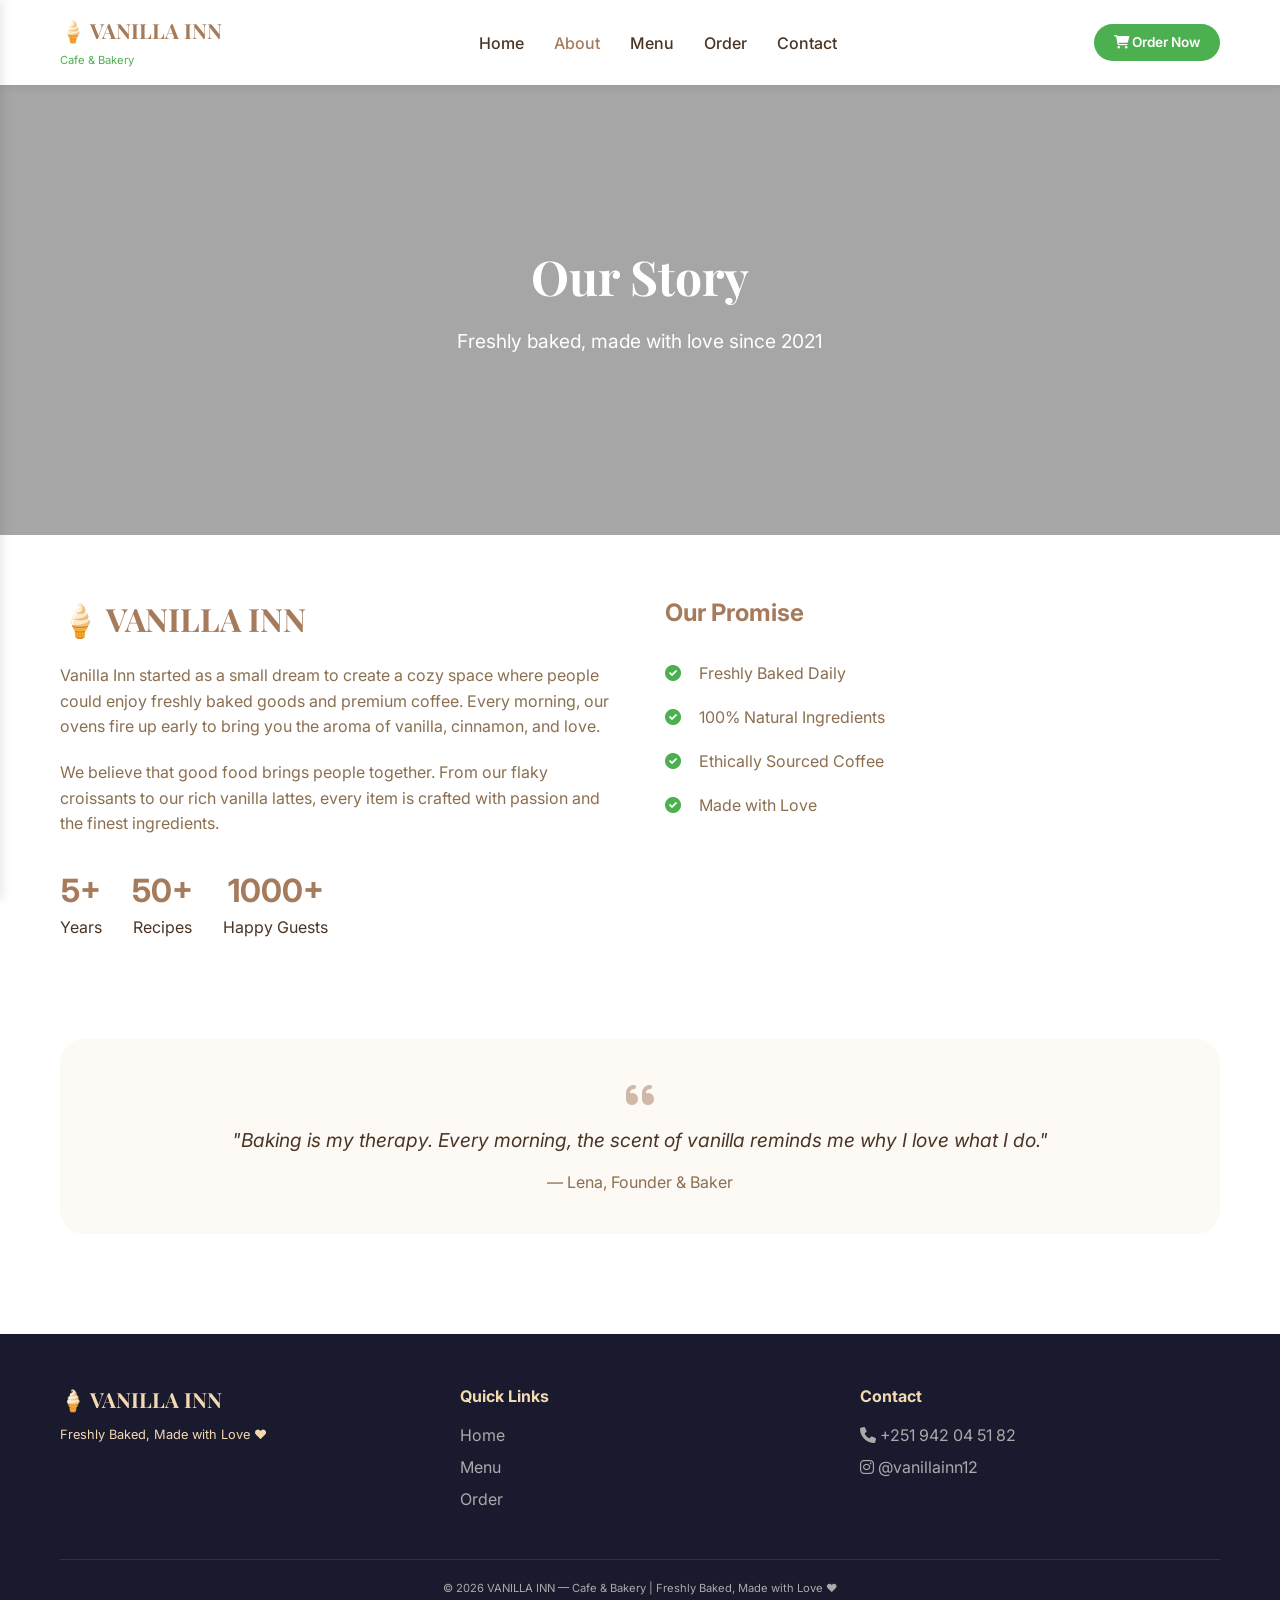
<file: about.html>
<!DOCTYPE html>
<html lang="en">
<head>
    <meta charset="UTF-8">
    <meta name="viewport" content="width=device-width, initial-scale=1.0">
    <title>About | VANILLA INN | Cafe & Bakery</title>
    <link href="https://fonts.googleapis.com/css2?family=Inter:wght@300;400;500;600;700&family=Playfair+Display:wght@400;500;600;700&display=swap" rel="stylesheet">
    <link rel="stylesheet" href="https://cdnjs.cloudflare.com/ajax/libs/font-awesome/6.0.0-beta3/css/all.min.css">
    <link rel="stylesheet" href="css/style.css">
</head>
<body>

<div class="mobile-sidebar" id="mobileSidebar">
    <div class="sidebar-header"><h3>🍦 VANILLA INN</h3><button class="close-sidebar" id="closeSidebarBtn"><i class="fas fa-times"></i></button></div>
    <div class="sidebar-nav">
        <a href="index.html"><i class="fas fa-home"></i> Home</a>
        <a href="about.html" class="active"><i class="fas fa-heart"></i> About</a>
        <a href="menu.html"><i class="fas fa-mug-hot"></i> Menu</a>
        <a href="order.html"><i class="fas fa-shopping-bag"></i> Order</a>
        <a href="contact.html"><i class="fas fa-map-pin"></i> Contact</a>
    </div>
    <a href="order.html" class="sidebar-order-btn"><i class="fas fa-shopping-cart"></i> ORDER NOW</a>
    <div class="sidebar-footer">
        <p><i class="fas fa-phone-alt"></i> +251 942 04 51 82</p>
        <p><i class="fas fa-envelope"></i> lena.mekonometz7@gmail.com</p>
        <p><i class="fab fa-instagram"></i> @vanillainn12</p>
    </div>
</div>
<div class="sidebar-overlay" id="sidebarOverlay"></div>

<header class="main-header">
    <div class="container">
        <button class="mobile-menu-btn" id="mobileMenuBtn"><i class="fas fa-bars"></i></button>
        <div class="logo"><a href="index.html"><h1>🍦 VANILLA INN</h1><span>Cafe & Bakery</span></a></div>
        <nav class="desktop-nav">
            <a href="index.html">Home</a>
            <a href="about.html" class="active">About</a>
            <a href="menu.html">Menu</a>
            <a href="order.html">Order</a>
            <a href="contact.html">Contact</a>
        </nav>
        <a href="order.html" class="btn-order"><i class="fas fa-shopping-cart"></i> Order Now</a>
    </div>
</header>

<main>
    <section class="hero">
        <div class="hero-bg" style="background-image: url('https://images.unsplash.com/photo-1501339847302-ac426a4a7cbb?w=1920&h=800&fit=crop');"></div>
        <div class="hero-overlay-light"></div>
        <div class="container hero-content">
            <h1>Our Story</h1>
            <p>Freshly baked, made with love since 2021</p>
        </div>
    </section>

    <section class="about-section">
        <div class="container">
            <div class="about-grid">
                <div class="about-text">
                    <h2>🍦 VANILLA INN</h2>
                    <p>Vanilla Inn started as a small dream to create a cozy space where people could enjoy freshly baked goods and premium coffee. Every morning, our ovens fire up early to bring you the aroma of vanilla, cinnamon, and love.</p>
                    <p>We believe that good food brings people together. From our flaky croissants to our rich vanilla lattes, every item is crafted with passion and the finest ingredients.</p>
                    <div class="stats">
                        <div class="stat"><span class="number">5+</span> <span>Years</span></div>
                        <div class="stat"><span class="number">50+</span> <span>Recipes</span></div>
                        <div class="stat"><span class="number">1000+</span> <span>Happy Guests</span></div>
                    </div>
                </div>
                <div class="about-values">
                    <h3>Our Promise</h3>
                    <ul>
                        <li><i class="fas fa-check-circle"></i> Freshly Baked Daily</li>
                        <li><i class="fas fa-check-circle"></i> 100% Natural Ingredients</li>
                        <li><i class="fas fa-check-circle"></i> Ethically Sourced Coffee</li>
                        <li><i class="fas fa-check-circle"></i> Made with Love</li>
                    </ul>
                </div>
            </div>
        </div>
    </section>

    <section class="quote-section">
        <div class="container">
            <div class="quote-card">
                <i class="fas fa-quote-left"></i>
                <p>"Baking is my therapy. Every morning, the scent of vanilla reminds me why I love what I do."</p>
                <span>— Lena, Founder & Baker</span>
            </div>
        </div>
    </section>
</main>

<footer class="main-footer">
    <div class="container">
        <div class="footer-grid">
            <div class="footer-col"><div class="footer-logo">🍦 VANILLA INN</div><p class="tagline">Freshly Baked, Made with Love ❤️</p></div>
            <div class="footer-col"><h4>Quick Links</h4><ul><li><a href="index.html">Home</a></li><li><a href="menu.html">Menu</a></li><li><a href="order.html">Order</a></li></ul></div>
            <div class="footer-col"><h4>Contact</h4><ul><li><i class="fas fa-phone"></i> +251 942 04 51 82</li><li><i class="fab fa-instagram"></i> @vanillainn12</li></ul></div>
        </div>
        <div class="footer-bottom"><p>&copy; 2026 VANILLA INN — Cafe & Bakery | Freshly Baked, Made with Love ❤️</p></div>
    </div>
</footer>

<script src="js/main.js"></script>
</body>
</html>
</file>
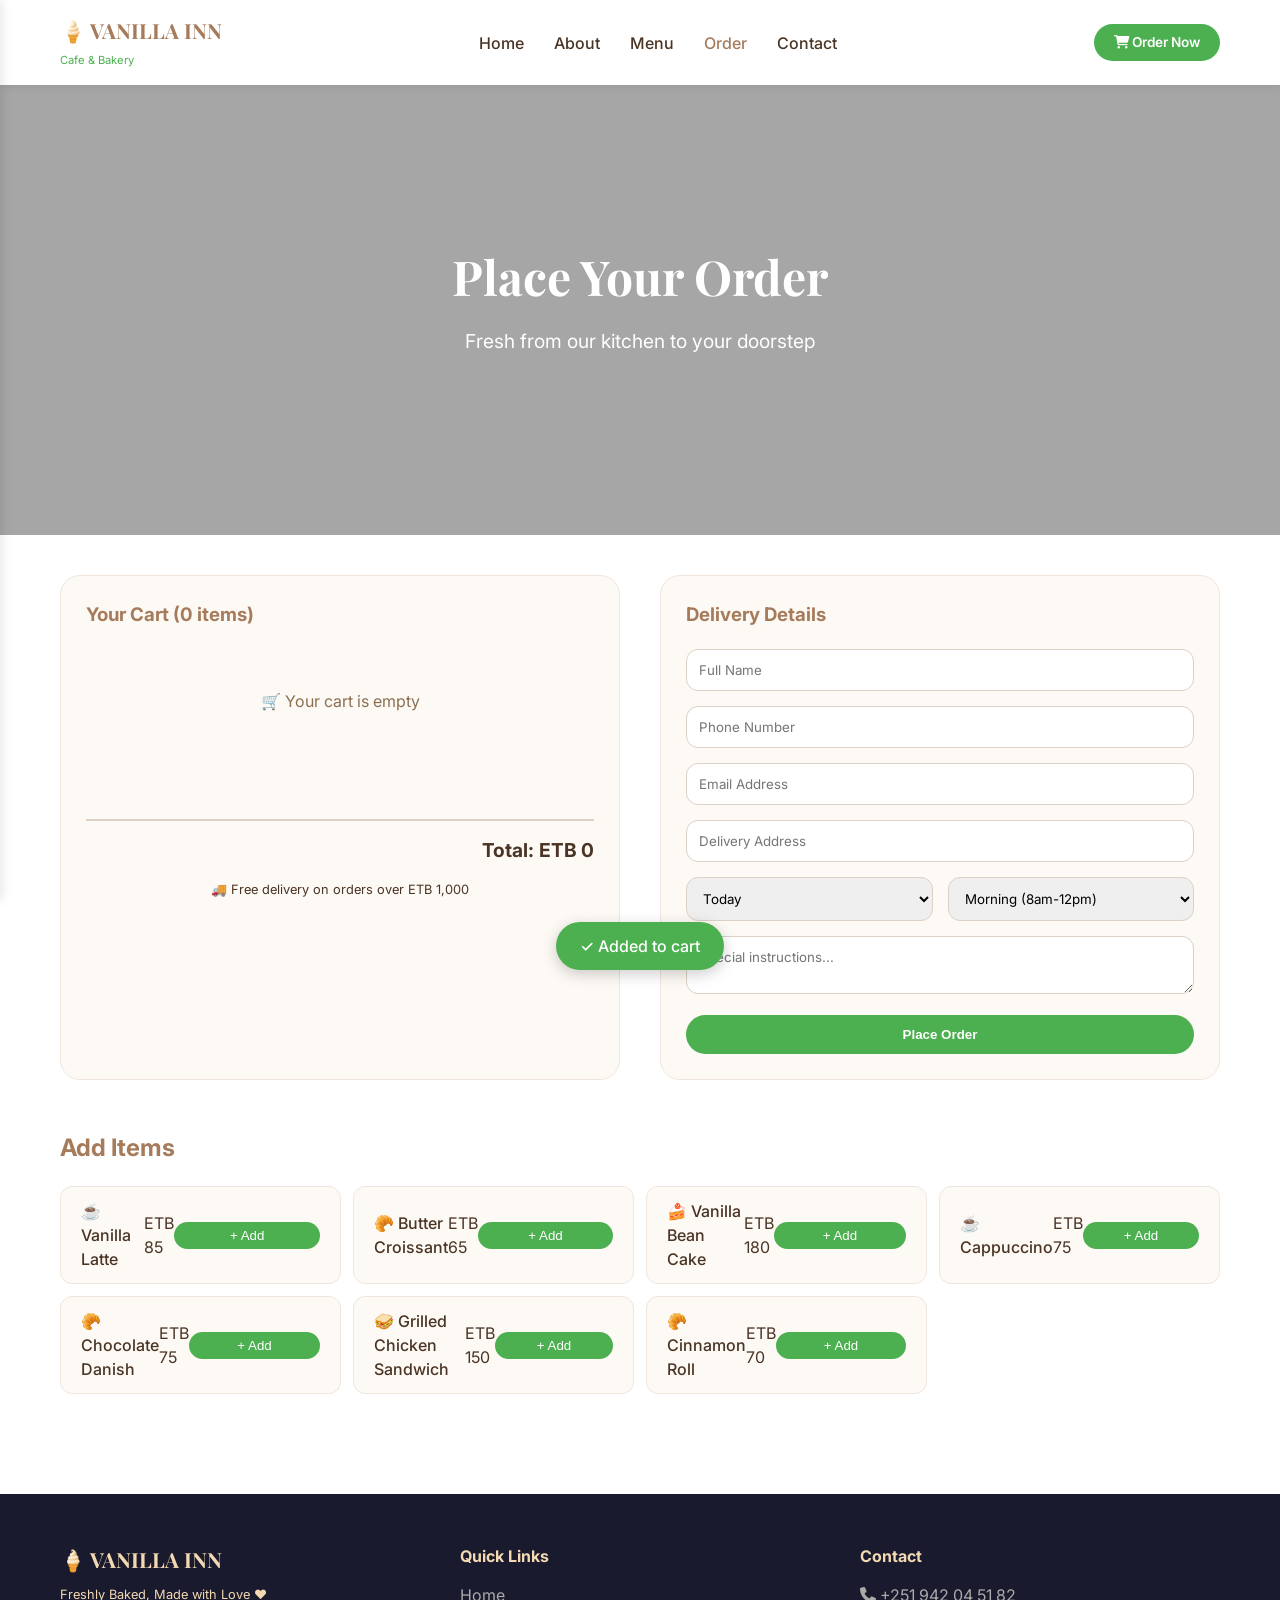
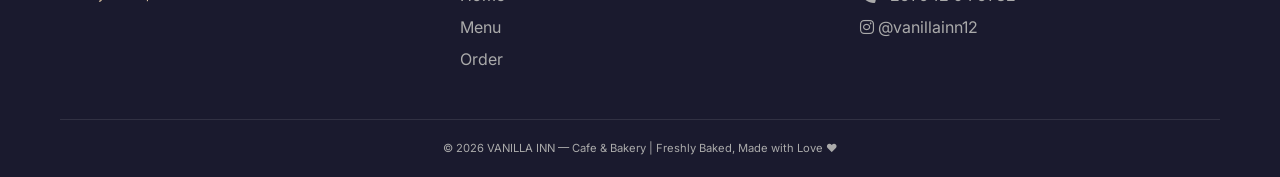
<file: order.html>
<!DOCTYPE html>
<html lang="en">
<head>
    <meta charset="UTF-8">
    <meta name="viewport" content="width=device-width, initial-scale=1.0">
    <title>Order | VANILLA INN | Cafe & Bakery</title>
    <link href="https://fonts.googleapis.com/css2?family=Inter:wght@300;400;500;600;700&family=Playfair+Display:wght@400;500;600;700&display=swap" rel="stylesheet">
    <link rel="stylesheet" href="https://cdnjs.cloudflare.com/ajax/libs/font-awesome/6.0.0-beta3/css/all.min.css">
    <link rel="stylesheet" href="css/style.css">
</head>
<body>

<div class="mobile-sidebar" id="mobileSidebar">
    <div class="sidebar-header"><h3>🍦 VANILLA INN</h3><button class="close-sidebar" id="closeSidebarBtn"><i class="fas fa-times"></i></button></div>
    <div class="sidebar-nav">
        <a href="index.html"><i class="fas fa-home"></i> Home</a>
        <a href="about.html"><i class="fas fa-heart"></i> About</a>
        <a href="menu.html"><i class="fas fa-mug-hot"></i> Menu</a>
        <a href="order.html" class="active"><i class="fas fa-shopping-bag"></i> Order</a>
        <a href="contact.html"><i class="fas fa-map-pin"></i> Contact</a>
    </div>
    <a href="order.html" class="sidebar-order-btn"><i class="fas fa-shopping-cart"></i> ORDER NOW</a>
    <div class="sidebar-footer"><p><i class="fas fa-phone"></i> +251 942 04 51 82</p><p><i class="fab fa-instagram"></i> @vanillainn12</p></div>
</div>
<div class="sidebar-overlay" id="sidebarOverlay"></div>

<header class="main-header">
    <div class="container">
        <button class="mobile-menu-btn" id="mobileMenuBtn"><i class="fas fa-bars"></i></button>
        <div class="logo"><a href="index.html"><h1>🍦 VANILLA INN</h1><span>Cafe & Bakery</span></a></div>
        <nav class="desktop-nav">
            <a href="index.html">Home</a>
            <a href="about.html">About</a>
            <a href="menu.html">Menu</a>
            <a href="order.html" class="active">Order</a>
            <a href="contact.html">Contact</a>
        </nav>
        <a href="order.html" class="btn-order"><i class="fas fa-shopping-cart"></i> Order Now</a>
    </div>
</header>

<main>
    <section class="hero">
        <div class="hero-bg" style="background-image: url('https://images.unsplash.com/photo-1442512595331-e89e73853f31?w=1920&h=800&fit=crop');"></div>
        <div class="hero-overlay-light"></div>
        <div class="container hero-content">
            <h1>Place Your Order</h1>
            <p>Fresh from our kitchen to your doorstep</p>
        </div>
    </section>

    <section class="shop-section">
        <div class="container">
            <div class="shop-layout">
                <div class="cart-summary">
                    <h3>Your Cart <span id="cartCount">(0 items)</span></h3>
                    <div id="cartItems" class="cart-items"><div class="empty-cart">🛒 Your cart is empty</div></div>
                    <div class="cart-total"><strong>Total:</strong> <strong id="cartTotal">ETB 0</strong></div>
                    <div class="delivery-note">🚚 Free delivery on orders over ETB 1,000</div>
                </div>
                <div class="checkout-form">
                    <h3>Delivery Details</h3>
                    <input type="text" id="orderName" placeholder="Full Name" required>
                    <input type="tel" id="orderPhone" placeholder="Phone Number" required>
                    <input type="email" id="orderEmail" placeholder="Email Address">
                    <input type="text" id="orderAddress" placeholder="Delivery Address" required>
                    <div class="form-row-small">
                        <select id="orderDate"><option>Today</option><option>Tomorrow</option><option>In 2 days</option></select>
                        <select id="orderTime"><option>Morning (8am-12pm)</option><option>Afternoon (12pm-4pm)</option><option>Evening (4pm-7pm)</option></select>
                    </div>
                    <textarea rows="2" id="specialInstructions" placeholder="Special instructions..."></textarea>
                    <button id="checkoutBtn">Place Order</button>
                </div>
            </div>

            <h3 class="section-title-small">Add Items</h3>
            <div class="items-grid">
                <div class="shop-item" data-name="Vanilla Latte" data-price="85"><span>☕ Vanilla Latte</span><span>ETB 85</span><button class="add-to-cart-btn">+ Add</button></div>
                <div class="shop-item" data-name="Butter Croissant" data-price="65"><span>🥐 Butter Croissant</span><span>ETB 65</span><button class="add-to-cart-btn">+ Add</button></div>
                <div class="shop-item" data-name="Vanilla Bean Cake" data-price="180"><span>🍰 Vanilla Bean Cake</span><span>ETB 180</span><button class="add-to-cart-btn">+ Add</button></div>
                <div class="shop-item" data-name="Cappuccino" data-price="75"><span>☕ Cappuccino</span><span>ETB 75</span><button class="add-to-cart-btn">+ Add</button></div>
                <div class="shop-item" data-name="Chocolate Danish" data-price="75"><span>🥐 Chocolate Danish</span><span>ETB 75</span><button class="add-to-cart-btn">+ Add</button></div>
                <div class="shop-item" data-name="Grilled Chicken Sandwich" data-price="150"><span>🥪 Grilled Chicken Sandwich</span><span>ETB 150</span><button class="add-to-cart-btn">+ Add</button></div>
                <div class="shop-item" data-name="Cinnamon Roll" data-price="70"><span>🥐 Cinnamon Roll</span><span>ETB 70</span><button class="add-to-cart-btn">+ Add</button></div>
            </div>
        </div>
    </section>
</main>

<footer class="main-footer"><div class="container"><div class="footer-grid"><div class="footer-col"><div class="footer-logo">🍦 VANILLA INN</div><p class="tagline">Freshly Baked, Made with Love ❤️</p></div><div class="footer-col"><h4>Quick Links</h4><ul><li><a href="index.html">Home</a></li><li><a href="menu.html">Menu</a></li><li><a href="order.html">Order</a></li></ul></div><div class="footer-col"><h4>Contact</h4><ul><li><i class="fas fa-phone"></i> +251 942 04 51 82</li><li><i class="fab fa-instagram"></i> @vanillainn12</li></ul></div></div><div class="footer-bottom"><p>&copy; 2026 VANILLA INN — Cafe & Bakery | Freshly Baked, Made with Love ❤️</p></div></div></footer>

<div id="toastMsg" class="toast-msg">✓ Added to cart</div>
<script src="js/main.js"></script>
<script>
let cart = [];
const FREE_DELIVERY = 1000;

function updateCart() {
    const cartDiv = document.getElementById('cartItems');
    const totalSpan = document.getElementById('cartTotal');
    const countSpan = document.getElementById('cartCount');
    if (!cartDiv) return;
    if (cart.length === 0) {
        cartDiv.innerHTML = '<div class="empty-cart">🛒 Your cart is empty</div>';
        if (totalSpan) totalSpan.textContent = 'ETB 0';
        if (countSpan) countSpan.textContent = '(0 items)';
        return;
    }
    let html = '', total = 0;
    cart.forEach((item, idx) => {
        const itemTotal = item.price * item.qty;
        total += itemTotal;
        html += `<div class="cart-item"><span class="item-name"><strong>${item.name}</strong></span><div class="cart-controls"><button class="qty-btn" onclick="changeQty(${idx}, -1)">−</button><span class="item-qty">${item.qty}</span><button class="qty-btn" onclick="changeQty(${idx}, 1)">+</button><button class="remove-btn" onclick="removeItem(${idx})">🗑️</button></div><span class="item-total-price">ETB ${itemTotal}</span></div>`;
    });
    cartDiv.innerHTML = html;
    if (totalSpan) totalSpan.textContent = `ETB ${total}`;
    if (countSpan) countSpan.textContent = `(${cart.reduce((s, i) => s + i.qty, 0)} items)`;
    const deliveryNote = document.querySelector('.delivery-note');
    if (deliveryNote) {
        if (total >= FREE_DELIVERY) { deliveryNote.innerHTML = '✅ Free delivery applied!'; deliveryNote.style.color = '#4CAF50'; }
        else { deliveryNote.innerHTML = `🚚 Add ETB ${FREE_DELIVERY - total} more for free delivery`; deliveryNote.style.color = '#666'; }
    }
}

window.changeQty = function(idx, delta) {
    const newQty = cart[idx].qty + delta;
    if (newQty <= 0) cart.splice(idx, 1);
    else cart[idx].qty = newQty;
    updateCart();
};

window.removeItem = function(idx) { cart.splice(idx, 1); updateCart(); };

document.querySelectorAll('.add-to-cart-btn').forEach(btn => {
    btn.addEventListener('click', function() {
        const itemDiv = this.closest('.shop-item');
        const name = itemDiv.getAttribute('data-name');
        const price = parseInt(itemDiv.getAttribute('data-price'));
        const existing = cart.find(i => i.name === name);
        if (existing) existing.qty++;
        else cart.push({ name, price, qty: 1 });
        updateCart();
        showToast(`✓ ${name} added`);
    });
});

document.getElementById('checkoutBtn')?.addEventListener('click', function() {
    const name = document.getElementById('orderName')?.value.trim();
    const phone = document.getElementById('orderPhone')?.value.trim();
    const address = document.getElementById('orderAddress')?.value.trim();
    if (!name || !phone || !address) { showToast('⚠️ Please fill all fields'); return; }
    if (cart.length === 0) { showToast('⚠️ Your cart is empty'); return; }
    const total = cart.reduce((s, i) => s + (i.price * i.qty), 0);
    showToast(`✅ Thanks ${name}! Your order (ETB ${total}) has been placed.`);
    cart = [];
    updateCart();
    document.getElementById('orderName').value = '';
    document.getElementById('orderPhone').value = '';
    document.getElementById('orderEmail').value = '';
    document.getElementById('orderAddress').value = '';
    document.getElementById('specialInstructions').value = '';
});
updateCart();
</script>
</body>
</html>
</file>
<file: css/style.css>
/* ============================================
   VANILLA INN - CAFE & BAKERY
   Freshly Baked, Made with Love
   ============================================ */

:root {
    --white: #FFFFFF;
    --bg-light: #FDF9F5;
    --gray-light: #F0E6DE;
    --gray-mid: #DDD0C4;
    --text-dark: #4A3424;
    --text-muted: #8B6F50;
    --primary-vanilla: #F3D9B1;
    --primary-brown: #A67B5B;
    --green-primary: #4CAF50;
    --green-dark: #388E3C;
    --shadow: 0 2px 8px rgba(0,0,0,0.08);
    --shadow-hover: 0 8px 25px rgba(0,0,0,0.12);
    --transition: all 0.3s ease;
}

* { margin: 0; padding: 0; box-sizing: border-box; }
body { font-family: 'Inter', sans-serif; background: var(--white); color: var(--text-dark); line-height: 1.5; }
.container { max-width: 1200px; margin: 0 auto; padding: 0 20px; }

/* Header */
.main-header { background: var(--white); box-shadow: var(--shadow); position: sticky; top: 0; z-index: 100; }
.main-header .container { display: flex; justify-content: space-between; align-items: center; padding: 15px 20px; }
.logo a { text-decoration: none; }
.logo h1 { font-size: 1.3rem; color: var(--primary-brown); font-family: 'Playfair Display', serif; }
.logo span { font-size: 0.7rem; color: var(--green-primary); }
.desktop-nav { display: flex; gap: 30px; }
.desktop-nav a { text-decoration: none; color: var(--text-dark); font-weight: 500; transition: var(--transition); }
.desktop-nav a:hover, .desktop-nav a.active { color: var(--primary-brown); }
.btn-order { background: var(--green-primary); color: white; padding: 8px 20px; border-radius: 40px; text-decoration: none; font-weight: 600; font-size: 0.85rem; transition: var(--transition); }
.btn-order:hover { background: var(--green-dark); transform: scale(0.96); }

/* Mobile Sidebar */
.mobile-menu-btn { display: none; background: none; border: none; font-size: 1.5rem; color: var(--primary-brown); cursor: pointer; }
.sidebar-overlay { position: fixed; top: 0; left: 0; width: 100%; height: 100%; background: rgba(0,0,0,0.5); z-index: 998; opacity: 0; visibility: hidden; transition: 0.3s; }
.sidebar-overlay.active { opacity: 1; visibility: visible; }
.mobile-sidebar { position: fixed; top: 0; left: 0; width: 280px; height: 100%; background: var(--white); z-index: 999; transform: translateX(-100%); transition: transform 0.3s ease; box-shadow: 2px 0 10px rgba(0,0,0,0.1); display: flex; flex-direction: column; }
.mobile-sidebar.open { transform: translateX(0); }
.sidebar-header { padding: 24px 20px; border-bottom: 1px solid var(--gray-light); display: flex; justify-content: space-between; align-items: center; }
.sidebar-header h3 { color: var(--primary-brown); font-family: 'Playfair Display', serif; }
.close-sidebar { background: none; border: none; font-size: 1.2rem; cursor: pointer; }
.sidebar-nav { flex: 1; padding: 20px; display: flex; flex-direction: column; gap: 10px; }
.sidebar-nav a { text-decoration: none; color: var(--text-dark); padding: 12px; display: flex; align-items: center; gap: 12px; border-radius: 12px; transition: var(--transition); }
.sidebar-nav a i { width: 24px; color: var(--primary-brown); }
.sidebar-nav a:hover, .sidebar-nav a.active { background: rgba(166,123,91,0.1); color: var(--primary-brown); }
.sidebar-order-btn { margin: 20px; background: var(--green-primary); color: white; text-decoration: none; padding: 14px; text-align: center; border-radius: 40px; font-weight: 600; }
.sidebar-footer { padding: 20px; border-top: 1px solid var(--gray-light); font-size: 0.7rem; color: var(--text-muted); line-height: 1.8; }
.sidebar-footer i { width: 24px; color: var(--primary-brown); }

/* Hero */
.hero { position: relative; min-height: 450px; display: flex; align-items: center; justify-content: center; text-align: center; overflow: hidden; }
.hero-bg { position: absolute; top: 0; left: 0; width: 100%; height: 100%; background-size: cover; background-position: center; z-index: 0; }
.hero-overlay-light { position: absolute; top: 0; left: 0; width: 100%; height: 100%; background: rgba(0,0,0,0.35); z-index: 1; }
.hero-content { position: relative; z-index: 2; color: white; }
.hero-content h1 { font-size: 3rem; margin-bottom: 15px; font-family: 'Playfair Display', serif; }
.hero-content h1 .highlight { color: var(--primary-vanilla); }
.hero-content p { font-size: 1.2rem; margin-bottom: 25px; }
.hero-btn { background: var(--green-primary); color: white; padding: 12px 30px; border-radius: 40px; text-decoration: none; font-weight: 600; display: inline-block; transition: var(--transition); }
.hero-btn:hover { background: var(--green-dark); transform: translateY(-2px); }

/* Category Buttons - Horizontal */
.category-nav-horizontal { display: flex; justify-content: center; flex-wrap: wrap; gap: 12px; margin: 30px auto 20px; }
.cat-filter-btn { padding: 10px 24px; background: var(--bg-light); border: 1px solid var(--gray-mid); border-radius: 40px; font-size: 0.9rem; font-weight: 500; cursor: pointer; transition: var(--transition); color: var(--text-dark); }
.cat-filter-btn:hover, .cat-filter-btn.active { background: var(--green-primary); color: white; border-color: var(--green-primary); }

/* Section Title */
.section-title { text-align: center; font-size: 2rem; margin: 50px 0 30px; font-family: 'Playfair Display', serif; color: var(--primary-brown); position: relative; }
.section-title::after { content: ''; position: absolute; bottom: -10px; left: 50%; transform: translateX(-50%); width: 60px; height: 3px; background: var(--primary-brown); border-radius: 3px; }
.section-title-small { font-size: 1.5rem; margin: 30px 0 20px; color: var(--primary-brown); }

/* Product Cards */
.cards-grid { display: grid; grid-template-columns: repeat(auto-fill, minmax(260px, 1fr)); gap: 30px; margin: 40px 0; }
.product-card { background: var(--white); border-radius: 16px; overflow: hidden; transition: var(--transition); box-shadow: var(--shadow); border: 1px solid var(--gray-light); }
.product-card:hover { transform: translateY(-5px); box-shadow: var(--shadow-hover); border-color: var(--primary-brown); }
.card-image { width: 100%; height: 200px; object-fit: cover; }
.card-content { padding: 20px; }
.card-content h3 { font-size: 1.2rem; margin-bottom: 5px; }
.card-content p { color: var(--text-muted); font-size: 0.85rem; }
.price { color: var(--green-primary); font-weight: 700; font-size: 1.2rem; margin: 10px 0; }
.shop-now-btn { display: inline-block; background: var(--green-primary); color: white; padding: 8px 20px; border-radius: 40px; text-decoration: none; font-weight: 500; font-size: 0.85rem; transition: var(--transition); }
.shop-now-btn:hover { background: var(--green-dark); }

/* Promo Banner */
.promo-banner { background: linear-gradient(135deg, var(--primary-brown), var(--primary-vanilla)); padding: 50px 0; margin: 40px 0; text-align: center; border-radius: 20px; }
.promo-content h3 { font-size: 2rem; color: white; margin-bottom: 10px; }
.promo-content p { color: rgba(255,255,255,0.9); margin-bottom: 20px; }
.promo-btn { background: var(--green-primary); color: white; padding: 12px 30px; border-radius: 40px; text-decoration: none; font-weight: 600; display: inline-block; transition: var(--transition); }
.promo-btn:hover { background: var(--green-dark); transform: translateY(-2px); }

/* About Section */
.about-section { padding: 60px 0; }
.about-grid { display: grid; grid-template-columns: 1fr 1fr; gap: 50px; align-items: start; }
.about-text h2 { font-size: 2rem; color: var(--primary-brown); margin-bottom: 20px; font-family: 'Playfair Display', serif; }
.about-text p { margin-bottom: 20px; color: var(--text-muted); line-height: 1.6; }
.stats { display: flex; gap: 30px; margin-top: 30px; }
.stat { text-align: center; }
.stat .number { font-size: 2rem; font-weight: 700; color: var(--primary-brown); display: block; }
.about-values h3 { font-size: 1.5rem; margin-bottom: 20px; color: var(--primary-brown); }
.about-values ul { list-style: none; }
.about-values li { padding: 10px 0; display: flex; align-items: center; gap: 10px; color: var(--text-muted); }
.about-values li i { color: var(--green-primary); width: 24px; }
.quote-section { padding: 40px 0; }
.quote-card { background: var(--bg-light); padding: 40px; border-radius: 24px; text-align: center; }
.quote-card i { font-size: 2rem; color: var(--primary-brown); opacity: 0.5; margin-bottom: 15px; display: block; }
.quote-card p { font-size: 1.2rem; font-style: italic; margin-bottom: 15px; }
.quote-card span { color: var(--text-muted); }

/* Shop/Cart Section */
.shop-section { padding: 40px 0; }
.shop-layout { display: grid; grid-template-columns: 1fr 1fr; gap: 40px; margin-bottom: 50px; }
.cart-summary { background: var(--bg-light); padding: 25px; border-radius: 20px; border: 1px solid var(--gray-light); }
.cart-summary h3 { margin-bottom: 20px; color: var(--primary-brown); }
.cart-items { min-height: 150px; max-height: 350px; overflow-y: auto; margin-bottom: 20px; }
.empty-cart { text-align: center; padding: 40px; color: var(--text-muted); }
.cart-item { display: flex; justify-content: space-between; align-items: center; padding: 12px 0; border-bottom: 1px solid var(--gray-mid); flex-wrap: wrap; gap: 12px; }
.item-name { flex: 1; min-width: 120px; }
.cart-controls { display: flex; align-items: center; gap: 8px; background: #f5f5f5; padding: 4px 12px; border-radius: 40px; }
.qty-btn { width: 32px; height: 32px; background: white; border: 1px solid #ddd; border-radius: 50%; cursor: pointer; font-size: 18px; font-weight: bold; display: flex; align-items: center; justify-content: center; transition: all 0.2s ease; }
.qty-btn:hover { background: var(--green-primary); color: white; border-color: var(--green-primary); }
.item-qty { min-width: 30px; text-align: center; font-weight: 600; }
.remove-btn { background: none; border: none; cursor: pointer; font-size: 16px; opacity: 0.6; padding: 5px; }
.remove-btn:hover { opacity: 1; }
.item-total-price { font-weight: 600; color: var(--green-primary); min-width: 80px; text-align: right; }
.cart-total { text-align: right; padding-top: 15px; border-top: 2px solid var(--gray-mid); font-size: 1.2rem; }
.delivery-note { margin-top: 15px; text-align: center; font-size: 0.8rem; }
.checkout-form { background: var(--bg-light); padding: 25px; border-radius: 20px; border: 1px solid var(--gray-light); }
.checkout-form h3 { margin-bottom: 20px; color: var(--primary-brown); }
.checkout-form input, .checkout-form select, .checkout-form textarea { width: 100%; padding: 12px; margin-bottom: 15px; border: 1px solid var(--gray-mid); border-radius: 12px; font-family: 'Inter', sans-serif; }
.form-row-small { display: grid; grid-template-columns: 1fr 1fr; gap: 15px; }
.items-grid { display: grid; grid-template-columns: repeat(auto-fill, minmax(280px, 1fr)); gap: 12px; }
.shop-item { background: var(--bg-light); padding: 12px 20px; border-radius: 12px; display: flex; justify-content: space-between; align-items: center; border: 1px solid var(--gray-light); }
.shop-item span:first-child { font-weight: 500; }
.add-to-cart-btn { background: var(--green-primary); color: white; border: none; padding: 6px 16px; border-radius: 30px; cursor: pointer; font-weight: 500; transition: var(--transition); }
.add-to-cart-btn:hover { background: var(--green-dark); transform: scale(0.96); }

/* Contact Section */
.contact-section { padding: 60px 0; }
.contact-cards { display: grid; grid-template-columns: repeat(4, 1fr); gap: 25px; margin-bottom: 40px; }
.contact-card { background: var(--white); padding: 30px 20px; text-align: center; border-radius: 20px; box-shadow: var(--shadow); border: 1px solid var(--gray-light); transition: var(--transition); }
.contact-card:hover { transform: translateY(-5px); box-shadow: var(--shadow-hover); }
.icon-circle { width: 60px; height: 60px; background: linear-gradient(135deg, var(--primary-brown), var(--primary-vanilla)); border-radius: 50%; display: flex; align-items: center; justify-content: center; margin: 0 auto 15px; }
.icon-circle i { font-size: 24px; color: white; }
.contact-card h3 { margin-bottom: 8px; }
.contact-card p { color: var(--text-muted); font-size: 0.9rem; }
.social-icons { display: flex; justify-content: center; gap: 20px; margin: 40px 0; }
.social-link { width: 45px; height: 45px; border-radius: 50%; display: flex; align-items: center; justify-content: center; transition: var(--transition); text-decoration: none; color: white; }
.social-link.ig { background: linear-gradient(45deg, #f09433, #d62976); }
.social-link.tt { background: #000000; }
.social-link.fb { background: #1877F2; }
.social-link.tg { background: #0088cc; }
.social-link:hover { transform: translateY(-3px); }
#map { height: 300px; width: 100%; border-radius: 20px; margin: 30px 0; }
.contact-form { background: var(--bg-light); padding: 40px; border-radius: 24px; box-shadow: var(--shadow); }
.contact-form h3 { text-align: center; margin-bottom: 25px; color: var(--primary-brown); }
.form-row { display: grid; grid-template-columns: 1fr 1fr; gap: 20px; margin-bottom: 20px; }
input, textarea, select { width: 100%; padding: 12px 15px; border: 1px solid var(--gray-mid); border-radius: 12px; font-family: 'Inter', sans-serif; }
input:focus, textarea:focus { outline: none; border-color: var(--green-primary); }
button { background: var(--green-primary); color: white; border: none; padding: 12px 25px; border-radius: 40px; font-weight: 600; cursor: pointer; width: 100%; transition: var(--transition); }
button:hover { background: var(--green-dark); transform: translateY(-2px); }

/* Footer */
.main-footer { background: #1A1A2E; color: #AAAAAA; padding: 50px 0 20px; margin-top: 60px; }
.footer-grid { display: grid; grid-template-columns: repeat(auto-fit, minmax(220px, 1fr)); gap: 40px; margin-bottom: 40px; }
.footer-logo { font-size: 1.3rem; font-weight: 700; color: var(--primary-vanilla); font-family: 'Playfair Display', serif; margin-bottom: 10px; }
.tagline { font-size: 0.8rem; color: var(--primary-vanilla); margin-bottom: 15px; }
.footer-col h4 { color: var(--primary-vanilla); margin-bottom: 15px; font-size: 1rem; }
.footer-col ul { list-style: none; }
.footer-col ul li { margin-bottom: 8px; }
.footer-col ul li a { color: #AAAAAA; text-decoration: none; transition: var(--transition); }
.footer-col ul li a:hover { color: var(--primary-vanilla); padding-left: 5px; }
.social-links { display: flex; gap: 12px; margin-top: 15px; }
.social-links a { width: 32px; height: 32px; background: rgba(255,255,255,0.1); border-radius: 50%; display: flex; align-items: center; justify-content: center; transition: var(--transition); color: #AAAAAA; text-decoration: none; }
.social-links a:hover { background: var(--green-primary); transform: translateY(-3px); color: white; }
.contact-info li { display: flex; align-items: center; gap: 10px; }
.contact-info li i { width: 20px; color: var(--primary-vanilla); }
.hours li { padding: 4px 0; }
.payment-badge { margin-top: 15px; padding-top: 15px; border-top: 1px solid rgba(255,255,255,0.1); }
.payment-badge span { display: block; margin-bottom: 8px; font-size: 0.7rem; color: var(--primary-vanilla); }
.payment-badge i { font-size: 1.2rem; margin-right: 8px; }
.footer-bottom { text-align: center; padding-top: 20px; border-top: 1px solid rgba(255,255,255,0.1); font-size: 0.7rem; }
.footer-heart { margin-top: 5px; color: var(--primary-vanilla); }

/* Toast */
.toast-msg { position: fixed; bottom: 30px; left: 50%; transform: translateX(-50%) translateY(100px); background: var(--green-primary); color: white; padding: 12px 24px; border-radius: 50px; z-index: 2000; transition: transform 0.3s ease; font-weight: 500; white-space: nowrap; box-shadow: 0 4px 15px rgba(0,0,0,0.2); }
.toast-msg.show { transform: translateX(-50%) translateY(0); }

/* Responsive */
@media (max-width: 900px) {
    .desktop-nav, .btn-order { display: none; }
    .mobile-menu-btn { display: block; }
    .hero-content h1 { font-size: 2rem; }
    .contact-cards { grid-template-columns: repeat(2, 1fr); }
    .shop-layout { grid-template-columns: 1fr; }
    .about-grid { grid-template-columns: 1fr; }
    .cat-filter-btn { padding: 6px 14px; font-size: 0.75rem; }
}
@media (max-width: 600px) {
    .contact-cards { grid-template-columns: 1fr; }
    .form-row { grid-template-columns: 1fr; gap: 0; }
    .form-row-small { grid-template-columns: 1fr; }
    .stats { flex-direction: column; align-items: center; }
    .container { padding: 0 15px; }
    .hero { min-height: 350px; }
    .toast-msg { white-space: normal; text-align: center; width: 85%; font-size: 0.85rem; }
    .cards-grid { grid-template-columns: 1fr; }
    .items-grid { grid-template-columns: 1fr; }
}
</file>
